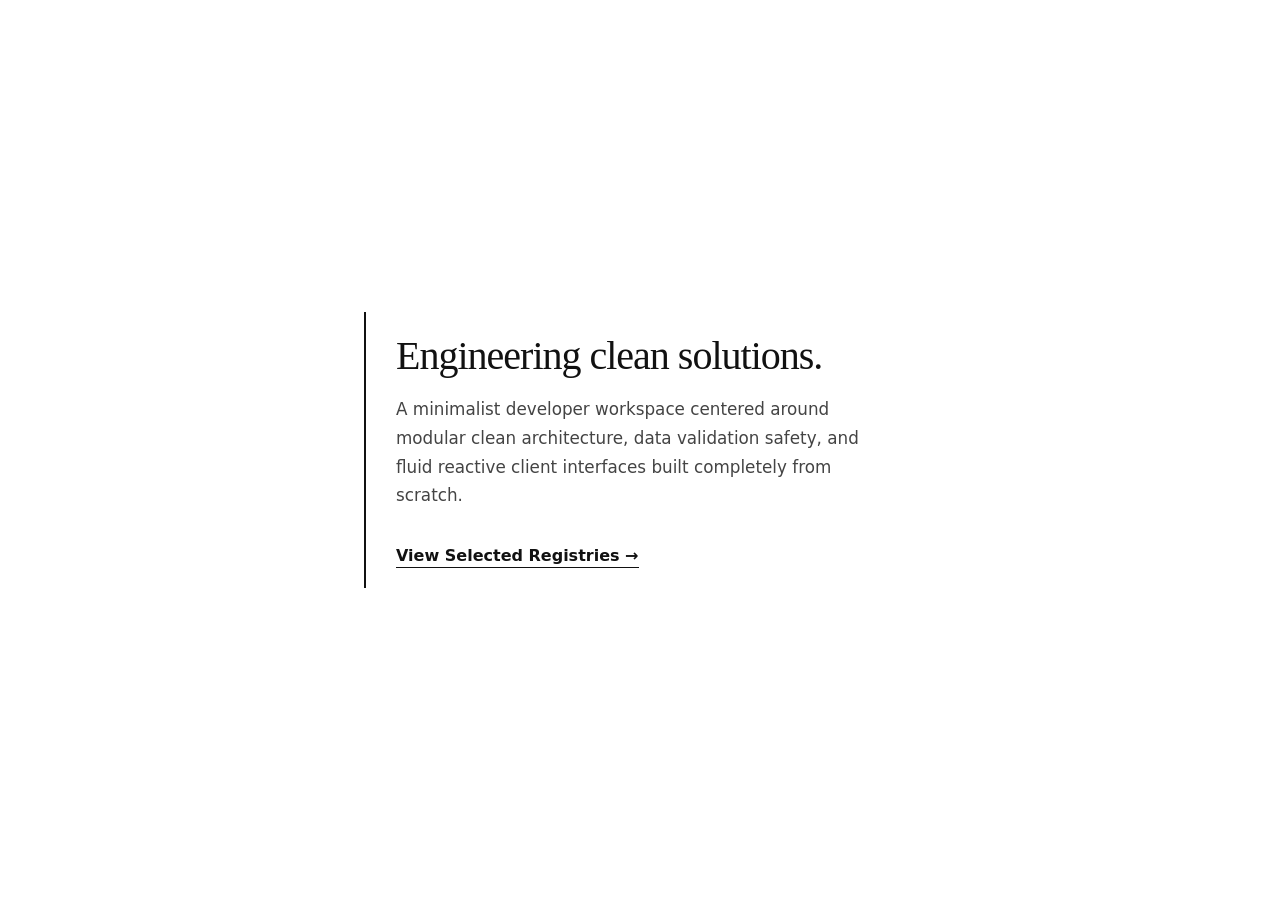
<file: main.html>
<!DOCTYPE html>
<html lang="en">
<head>
    <meta charset="UTF-8">
    <meta name="viewport" content="width=device-width, initial-scale=1.0">
    <title>Minimalist Typography Sample</title>
    <style>
        body {
            background-color: #ffffff;
            color: #111111;
            font-family: system-ui, sans-serif;
            display: flex;
            justify-content: center;
            align-items: center;
            height: 100vh;
            margin: 0;
        }
        .text-focus {
            max-width: 500px;
            padding: 20px;
            border-left: 2px solid #111111;
            padding-left: 30px;
        }
        h1 {
            font-family: 'Georgia', serif;
            font-size: 2.5rem;
            font-weight: 400;
            margin: 0 0 15px 0;
            letter-spacing: -1px;
        }
        p {
            font-size: 1.05rem;
            line-height: 1.7;
            color: #444444;
        }
        .footer-link {
            display: inline-block;
            margin-top: 20px;
            color: #111111;
            text-decoration: none;
            font-weight: 600;
            border-bottom: 1px solid #111111;
            padding-bottom: 2px;
        }
        .footer-link:hover {
            color: #666666;
            border-color: #666666;
        }
    </style>
</head>
<body>

    <div class="text-focus">
        <h1>Engineering clean solutions.</h1>
        <p>A minimalist developer workspace centered around modular clean architecture, data validation safety, and fluid reactive client interfaces built completely from scratch.</p>
        <a href="#" class="footer-link">View Selected Registries →</a>
    </div>

</body>
</html>
</file>
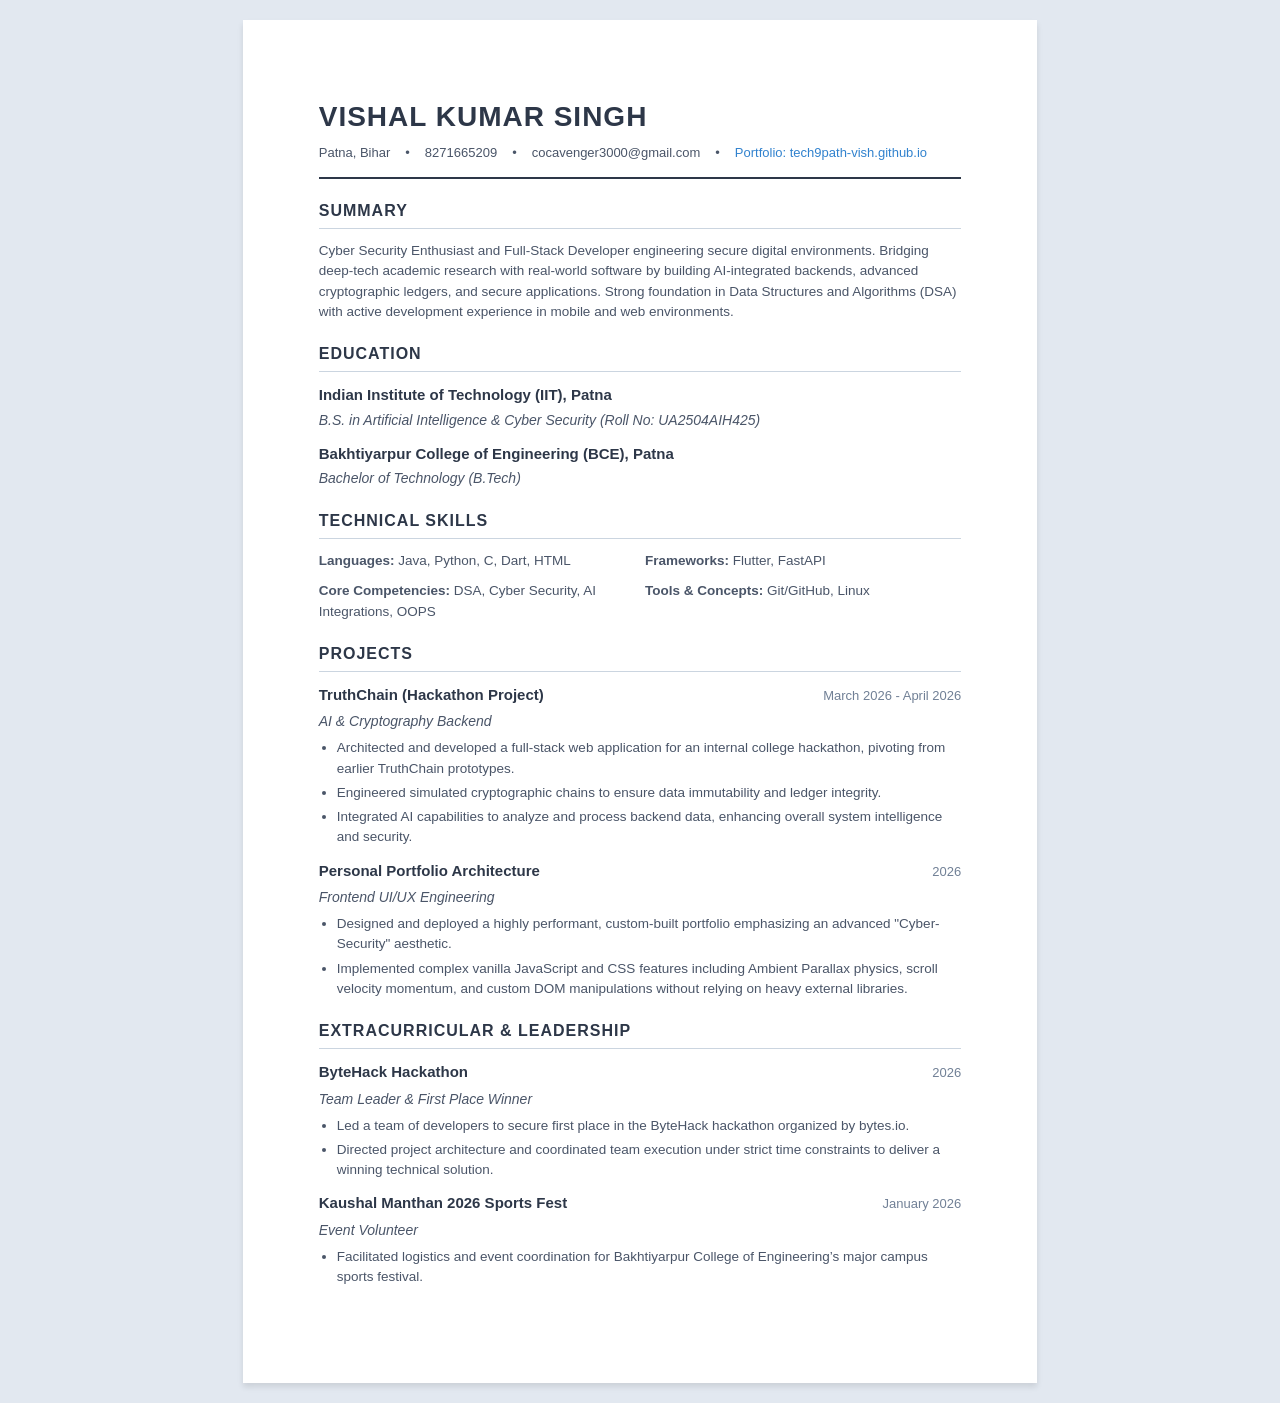
<file: vishal resume.html>
<!DOCTYPE html>
<html lang="en">
<head>
    <meta charset="UTF-8">
    <meta name="viewport" content="width=device-width, initial-scale=1.0">
    <title>Vishal Kumar Singh - Resume</title>
    <style>
        :root {
            --primary: #2d3748;
            --accent: #3182ce;
            --text: #4a5568;
            --light-bg: #f7fafc;
        }
        * {
            margin: 0;
            padding: 0;
            box-sizing: border-box;
            font-family: 'Segoe UI', Roboto, Helvetica, Arial, sans-serif;
        }
        body {
            background-color: #e2e8f0;
            display: flex;
            justify-content: center;
            padding: 20px;
        }
        .page {
            background: white;
            width: 210mm;
            min-height: 297mm; /* A4 Size */
            padding: 20mm;
            box-shadow: 0 4px 6px rgba(0,0,0,0.1);
            color: var(--text);
            line-height: 1.5;
        }
        header {
            border-bottom: 2px solid var(--primary);
            padding-bottom: 15px;
            margin-bottom: 20px;
        }
        h1 {
            color: var(--primary);
            font-size: 28px;
            text-transform: uppercase;
            letter-spacing: 1px;
            margin-bottom: 5px;
        }
        .contact-info {
            display: flex;
            gap: 15px;
            font-size: 13px;
            color: var(--text);
            flex-wrap: wrap;
        }
        .contact-info a {
            color: var(--accent);
            text-decoration: none;
        }
        section {
            margin-bottom: 20px;
        }
        h2 {
            color: var(--primary);
            font-size: 16px;
            text-transform: uppercase;
            letter-spacing: 1px;
            border-bottom: 1px solid #cbd5e0;
            padding-bottom: 5px;
            margin-bottom: 12px;
        }
        .item {
            margin-bottom: 12px;
        }
        .item-header {
            display: flex;
            justify-content: space-between;
            align-items: baseline;
            margin-bottom: 3px;
        }
        .item-title {
            font-weight: 700;
            color: var(--primary);
            font-size: 15px;
        }
        .item-subtitle {
            font-style: italic;
            font-size: 14px;
        }
        .item-date {
            font-size: 13px;
            color: #718096;
        }
        p, ul {
            font-size: 13.5px;
        }
        ul {
            padding-left: 18px;
            margin-top: 5px;
        }
        li {
            margin-bottom: 4px;
        }
        .skills-grid {
            display: grid;
            grid-template-columns: 1fr 1fr;
            gap: 10px;
            font-size: 13.5px;
        }
        
        /* Print Settings to ensure perfect PDF export */
        @media print {
            body { background: white; padding: 0; }
            .page { box-shadow: none; width: 100%; min-height: auto; padding: 15mm; }
        }
    </style>
</head>
<body>
    <div class="page">
        <header>
            <h1>Vishal Kumar Singh</h1>
            <div class="contact-info">
                <span>Patna, Bihar</span>
                <span>•</span>
                <span>8271665209</span>
                <span>•</span>
                <span>cocavenger3000@gmail.com</span>
                <span>•</span>
                <a href="https://tech9path-vish.github.io/Vishal-Portfolio/" target="_blank">Portfolio: tech9path-vish.github.io</a>
            </div>
        </header>

        <section>
            <h2>Summary</h2>
            <p>Cyber Security Enthusiast and Full-Stack Developer engineering secure digital environments. Bridging deep-tech academic research with real-world software by building AI-integrated backends, advanced cryptographic ledgers, and secure applications. Strong foundation in Data Structures and Algorithms (DSA) with active development experience in mobile and web environments.</p>
        </section>

        <section>
            <h2>Education</h2>
            <div class="item">
                <div class="item-header">
                    <span class="item-title">Indian Institute of Technology (IIT), Patna</span>
                </div>
                <div class="item-header">
                    <span class="item-subtitle">B.S. in Artificial Intelligence & Cyber Security (Roll No: UA2504AIH425)</span>
                </div>
            </div>
            <div class="item">
                <div class="item-header">
                    <span class="item-title">Bakhtiyarpur College of Engineering (BCE), Patna</span>
                </div>
                <div class="item-header">
                    <span class="item-subtitle">Bachelor of Technology (B.Tech)</span>
                </div>
            </div>
        </section>

        <section>
            <h2>Technical Skills</h2>
            <div class="skills-grid">
                <div><strong>Languages:</strong> Java, Python, C, Dart, HTML</div>
                <div><strong>Frameworks:</strong> Flutter, FastAPI</div>
                <div><strong>Core Competencies:</strong> DSA, Cyber Security, AI Integrations, OOPS</div>
                <div><strong>Tools & Concepts:</strong> Git/GitHub, Linux</div>
            </div>
        </section>

        <section>
            <h2>Projects</h2>
            <div class="item">
                <div class="item-header">
                    <span class="item-title">TruthChain (Hackathon Project)</span>
                    <span class="item-date">March 2026 - April 2026</span>
                </div>
                <span class="item-subtitle">AI & Cryptography Backend</span>
                <ul>
                    <li>Architected and developed a full-stack web application for an internal college hackathon, pivoting from earlier TruthChain prototypes.</li>
                    <li>Engineered simulated cryptographic chains to ensure data immutability and ledger integrity.</li>
                    <li>Integrated AI capabilities to analyze and process backend data, enhancing overall system intelligence and security.</li>
                </ul>
            </div>
            
            <div class="item">
                <div class="item-header">
                    <span class="item-title">Personal Portfolio Architecture</span>
                    <span class="item-date">2026</span>
                </div>
                <span class="item-subtitle">Frontend UI/UX Engineering</span>
                <ul>
                    <li>Designed and deployed a highly performant, custom-built portfolio emphasizing an advanced "Cyber-Security" aesthetic.</li>
                    <li>Implemented complex vanilla JavaScript and CSS features including Ambient Parallax physics, scroll velocity momentum, and custom DOM manipulations without relying on heavy external libraries.</li>
                </ul>
            </div>
        </section>

        <section>
            <h2>Extracurricular & Leadership</h2>
            <div class="item">
                <div class="item-header">
                    <span class="item-title">ByteHack Hackathon</span>
                    <span class="item-date">2026</span>
                </div>
                <span class="item-subtitle">Team Leader & First Place Winner</span>
                <ul>
                    <li>Led a team of developers to secure first place in the ByteHack hackathon organized by bytes.io.</li>
                    <li>Directed project architecture and coordinated team execution under strict time constraints to deliver a winning technical solution.</li>
                </ul>
            </div>
            
            <div class="item">
                <div class="item-header">
                    <span class="item-title">Kaushal Manthan 2026 Sports Fest</span>
                    <span class="item-date">January 2026</span>
                </div>
                <span class="item-subtitle">Event Volunteer</span>
                <ul>
                    <li>Facilitated logistics and event coordination for Bakhtiyarpur College of Engineering’s major campus sports festival.</li>
                </ul>
            </div>
        </section>
    </div>
</body>
</html>
</file>
